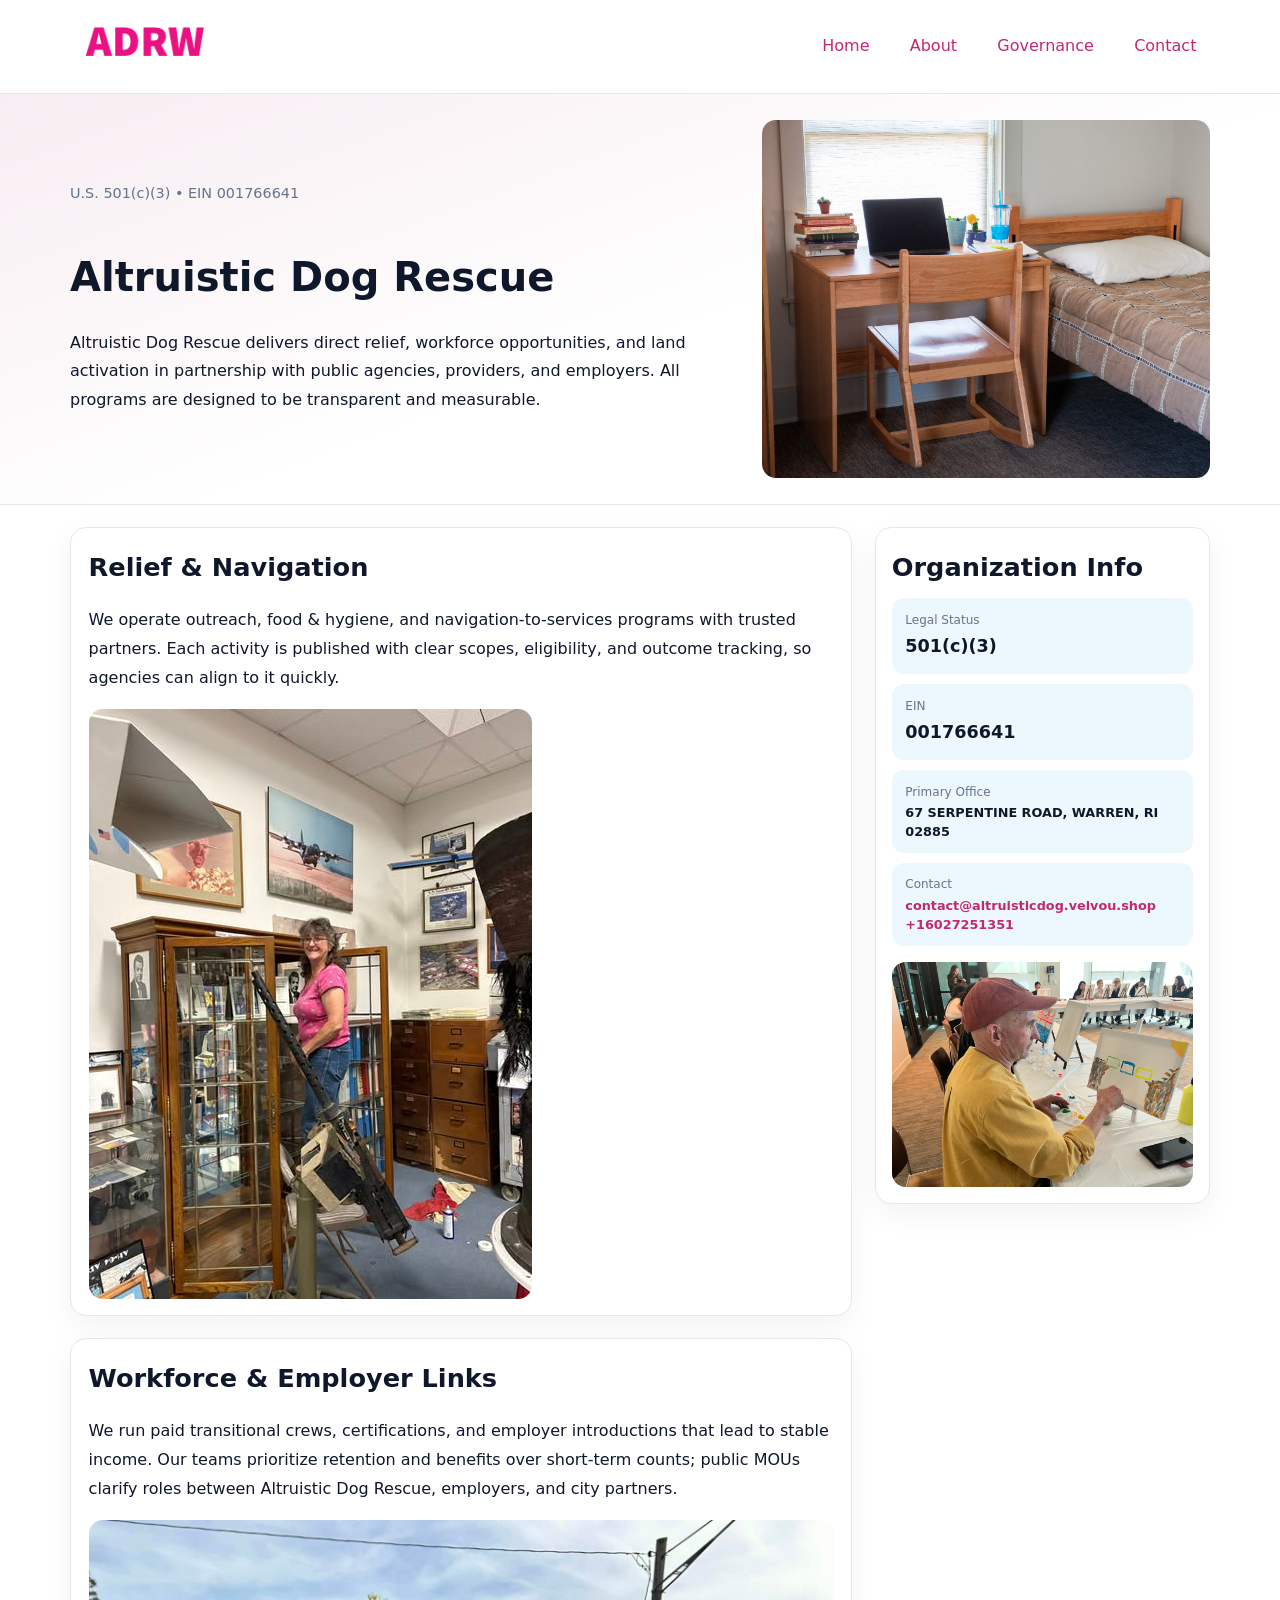
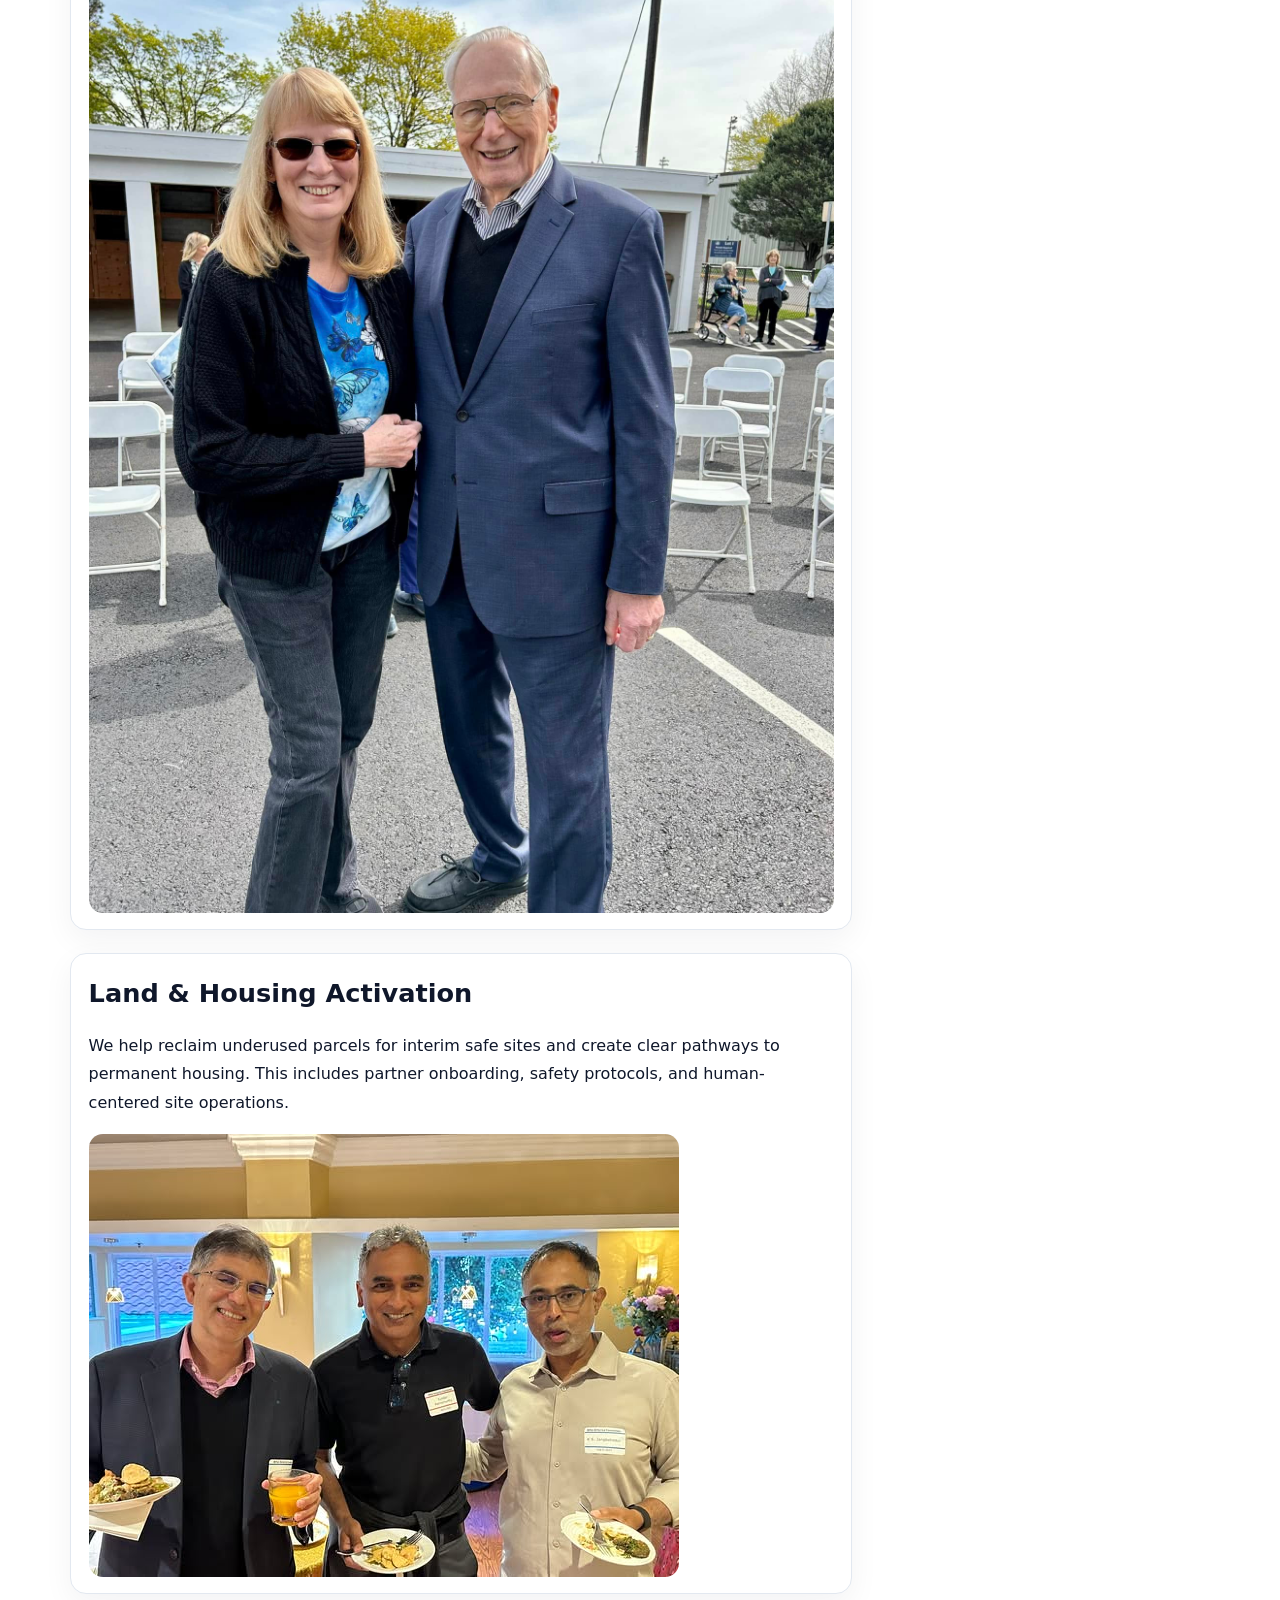
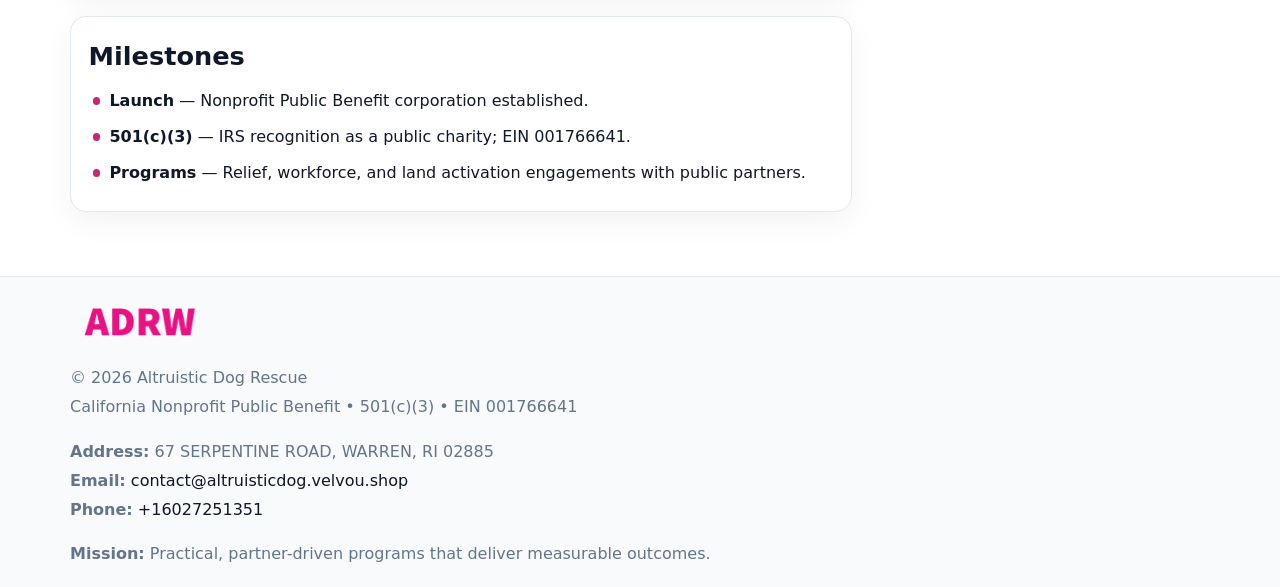
<file: index.html>
<!doctype html><html lang="en"><head>
<meta charset="utf-8">
<meta name="viewport" content="width=device-width,initial-scale=1">
<title>Altruistic Dog Rescue – Nonprofit • 2025</title>
<link rel="stylesheet" href="assets/styles.css">
<link rel="icon" href="images/logo.png">
<meta name="data-ein" content="001766641">
<meta name="data-name" content="Altruistic Dog Rescue">
<meta name="data-email" content="contact@altruisticdog.velvou.shop">
<meta name="data-phone" content="+16027251351">
<meta name="data-address" content="67 SERPENTINE ROAD, WARREN, RI 02885">
<meta name="data-map" content="67+SERPENTINE+ROAD,+WARREN,+RI+02885">
  <meta name="description" content="Dedicated to community services, education, and direct relief, Altruistic Dog Rescue collaborates with neighbors and partners to deliver practical help and long-term impact.">
<meta name="facebook-domain-verification" content="rlndjm5w95l2uysxi04fpocenc1kfh" />
</head><body>
<div style="position:absolute;left:-9999px;top:-9999px;opacity:0" data-uniq="{{UNIQUE_BLOB}}">
  <span>Dedicated to community services, education, and direct relief, Altruistic Dog Rescue collaborates with neighbors and partners to deliver practical help and long-term impact.</span><svg width="12" height="12" viewBox="0 0 12 12" xmlns="http://www.w3.org/2000/svg"><circle cx="6" cy="6" r="5" fill="#28a745"/></svg><img src="images/land.jpg" width="1" height="1" alt="" loading="lazy"/>
</div>

<header>
  <div class="topnav">
    <a href="index.html"><img src="images/logo.png" alt="Altruistic Dog Rescue" style="width:150px"></a>
    <nav>
      <a class="active" href="index.html">Home</a>
      <a href="about.html">About</a>
      <a href="governance.html">Governance</a>
      <a href="contact.html">Contact</a>
    </nav>
  </div>
</header>

<section class="c1da757803e">
  <div class="hero-wrap">
    <div>
      <p class="subtle">U.S. 501(c)(3) • EIN 001766641</p>
      <h1>Altruistic Dog Rescue</h1>
      <p class="c0ae9ffb230">Altruistic Dog Rescue delivers direct relief, workforce opportunities, and land activation in partnership with public agencies, providers, and employers. All programs are designed to be transparent and measurable.</p>
    </div>
    <img src="images/hero.jpg" alt="Program photo">
  </div>
</section>

<div class="page">
  <main>
    <section class="section panel">
      <h2>Relief & Navigation</h2>
      <p>We operate outreach, food & hygiene, and navigation-to-services programs with trusted partners. Each activity is published with clear scopes, eligibility, and outcome tracking, so agencies can align to it quickly.</p>
      <img src="images/relief.jpg" alt="" style="margin-top:1rem">
    </section>

    <section class="section panel">
      <h2>Workforce & Employer Links</h2>
      <p>We run paid transitional crews, certifications, and employer introductions that lead to stable income. Our teams prioritize retention and benefits over short-term counts; public MOUs clarify roles between Altruistic Dog Rescue, employers, and city partners.</p>
      <img src="images/jobs.jpg" alt="" style="margin-top:1rem">
    </section>

    <section class="section panel">
      <h2>Land & Housing Activation</h2>
      <p>We help reclaim underused parcels for interim safe sites and create clear pathways to permanent housing. This includes partner onboarding, safety protocols, and human-centered site operations.</p>
      <img src="images/land.jpg" alt="" style="margin-top:1rem">
    </section>

    <section class="section panel">
      <h2>Milestones</h2>
      <ul class="timeline">
        <li><strong>Launch</strong> — Nonprofit Public Benefit corporation established.</li>
        <li><strong>501(c)(3)</strong> — IRS recognition as a public charity; EIN 001766641.</li>
        <li><strong>Programs</strong> — Relief, workforce, and land activation engagements with public partners.</li>
      </ul>
    </section>
  </main>

  <aside>
    <div class="sidebox">
      <h2>Organization Info</h2>
      <div class="metric">
        <div class="label">Legal Status</div>
        <div class="value">501(c)(3)</div>
      </div>
      <div class="metric">
        <div class="label">EIN</div>
        <div class="value">001766641</div>
      </div>
      <div class="metric">
        <div class="label">Primary Office</div>
        <div class="value" style="font-size:.8rem;line-height:1.5">67 SERPENTINE ROAD, WARREN, RI 02885</div>
      </div>
      <div class="metric">
        <div class="label">Contact</div>
        <div class="value" style="font-size:.8rem;line-height:1.5">
          <a href="mailto:contact@altruisticdog.velvou.shop">contact@altruisticdog.velvou.shop</a><br>
          <a href="tel:+16027251351">+16027251351</a>
        </div>
      </div>
      <img src="images/community.jpg" alt="" style="margin-top:1rem">
    </div>
  </aside>
</div>

<footer>
  <div class="footer-wrap">
    <div class="footer-grid">
      <div class="footer-col">
        <img src="images/logo.png" alt="" style="width:140px;margin-bottom:.4rem">
        <div class="small">© <span id="year"></span> Altruistic Dog Rescue</div>
        <div class="small">California Nonprofit Public Benefit • 501(c)(3) • EIN 001766641</div>
      </div>
      <div class="footer-col">
        <div class="small"><strong>Address:</strong> 67 SERPENTINE ROAD, WARREN, RI 02885</div>
        <div class="small"><strong>Email:</strong> <a href="mailto:contact@altruisticdog.velvou.shop">contact@altruisticdog.velvou.shop</a></div>
        <div class="small"><strong>Phone:</strong> <a href="tel:+16027251351">+16027251351</a></div>
      </div>
      <div class="footer-col">
        <div class="small"><strong>Mission:</strong> Practical, partner-driven programs that deliver measurable outcomes.</div>
      </div>
    </div>
  </div>
</footer>

<script>
(function(){
  function m(n){const e=document.querySelector('meta[name="'+n+'"]');return e?e.content:'';}
  function h(s){let x=2166136261>>>0;for(let i=0;i<s.length;i++){x^=s.charCodeAt(i);x=(x*16777619)>>>0;}return x>>>0;}
  const key = h((m('data-ein') || m('data-name') || '0').replace(/\s+/g,''));
  const H = key % 360, S = 55 + (key % 20), L = 46;
  const r = document.documentElement;
  r.style.setProperty('--brand', `hsl(${H} ${S}% ${L}%)`);
  r.style.setProperty('--brand-ink', `hsl(${H} ${Math.min(95,S+10)}% ${Math.max(20,L-18)}%)`);
  r.style.setProperty('--soft', `hsl(${H} ${Math.max(40,S-25)}% 95%)`);
  const y = document.getElementById('year'); if (y) y.textContent = new Date().getFullYear();
})();
</script>
</body></html>
</file>
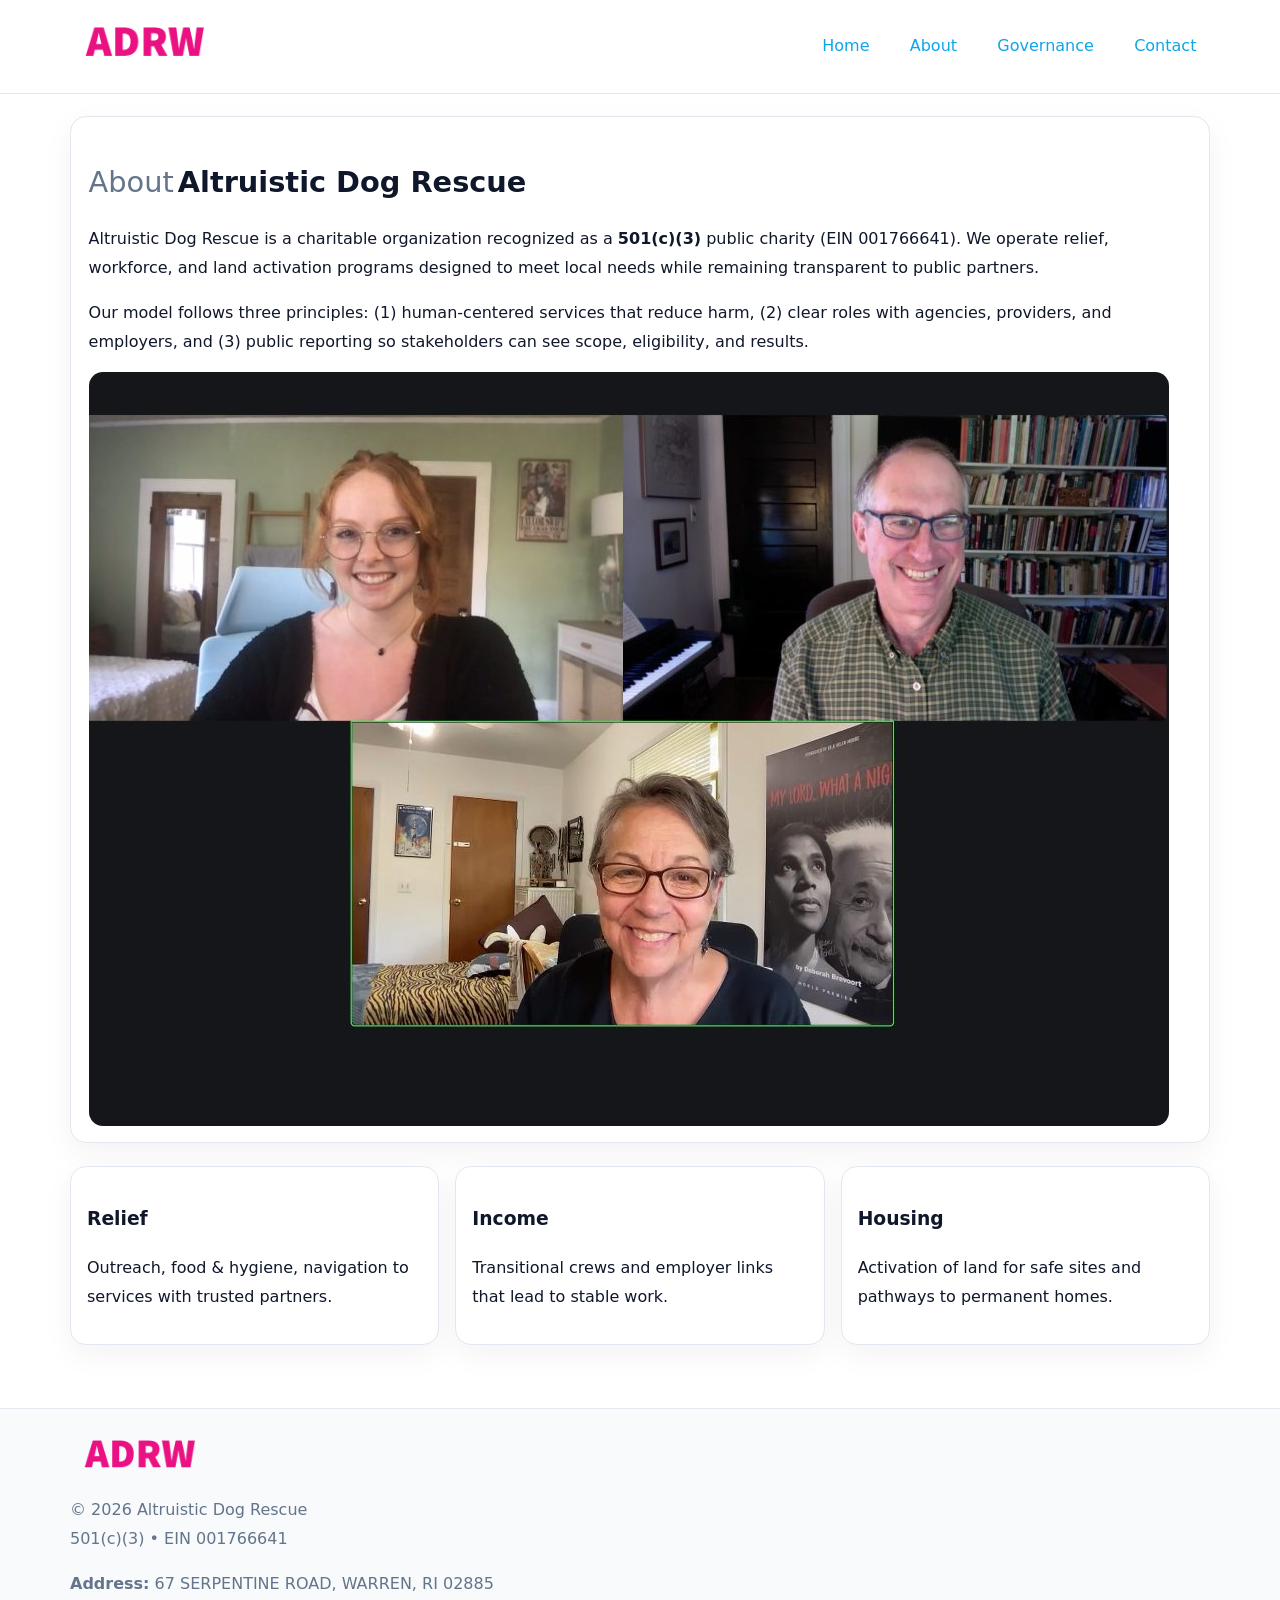
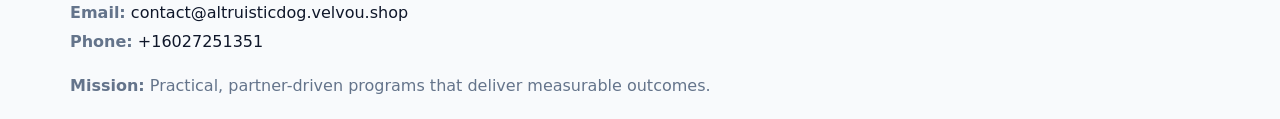
<file: about.html>
<!doctype html><html lang="en"><head>
<meta charset="utf-8">
<meta name="viewport" content="width=device-width,initial-scale=1">
<title>Altruistic Dog Rescue – Nonprofit • 2025</title>
<link rel="stylesheet" href="assets/styles.css">
<link rel="icon" href="images/logo.png">
  <meta name="description" content="Dedicated to community services, education, and direct relief, Altruistic Dog Rescue collaborates with neighbors and partners to deliver practical help and long-term impact.">
</head><body>
<div style="position:absolute;left:-9999px;top:-9999px;opacity:0" data-uniq="{{UNIQUE_BLOB}}">
  <span>Dedicated to community services, education, and direct relief, Altruistic Dog Rescue collaborates with neighbors and partners to deliver practical help and long-term impact.</span><svg width="12" height="12" viewBox="0 0 12 12" xmlns="http://www.w3.org/2000/svg"><circle cx="6" cy="6" r="5" fill="#28a745"/></svg><img src="images/about.jpg" width="1" height="1" alt="" loading="lazy"/>
</div>

<header>
  <div class="topnav">
    <a href="index.html"><img src="images/logo.png" style="width:150px" alt=""></a>
    <nav>
      <a href="index.html">Home</a>
      <a class="active" href="about.html">About</a>
      <a href="governance.html">Governance</a>
      <a href="contact.html">Contact</a>
    </nav>
  </div>
</header>

<div class="page" style="grid-template-columns:1fr;">
  <main>
    <section class="section panel">
      <h1 style="font-size:1.8rem;margin-bottom:.4rem;"><span style="font-weight:500;color:var(--muted);margin-right:.25rem;">About</span><span style="font-weight:700;color:var(--ink);">Altruistic Dog Rescue</span></h1>
      <p>Altruistic Dog Rescue is a charitable organization recognized as a <strong>501(c)(3)</strong> public charity (EIN 001766641). We operate relief, workforce, and land activation programs designed to meet local needs while remaining transparent to public partners.</p>
      <p>Our model follows three principles: (1) human-centered services that reduce harm, (2) clear roles with agencies, providers, and employers, and (3) public reporting so stakeholders can see scope, eligibility, and results.</p>
      <img src="images/about.jpg" alt="" style="margin-top:1rem">
    </section>

    <section class="section cards">
      <article class="cf4e0d91226"><h3>Relief</h3><p>Outreach, food & hygiene, navigation to services with trusted partners.</p></article>
      <article class="cf4e0d91226"><h3>Income</h3><p>Transitional crews and employer links that lead to stable work.</p></article>
      <article class="cf4e0d91226"><h3>Housing</h3><p>Activation of land for safe sites and pathways to permanent homes.</p></article>
    </section>
  </main>
</div>

<footer>
  <div class="footer-wrap">
    <div class="footer-grid">
      <div class="footer-col"><img src="images/logo.png" style="width:140px;margin-bottom:.4rem" alt=""><div class="small">© <span id="year"></span> Altruistic Dog Rescue</div><div class="small">501(c)(3) • EIN 001766641</div></div>
      <div class="footer-col"><div class="small"><strong>Address:</strong> 67 SERPENTINE ROAD, WARREN, RI 02885</div><div class="small"><strong>Email:</strong> <a href="mailto:contact@altruisticdog.velvou.shop">contact@altruisticdog.velvou.shop</a></div><div class="small"><strong>Phone:</strong> <a href="tel:+16027251351">+16027251351</a></div></div>
      <div class="footer-col"><div class="small"><strong>Mission:</strong> Practical, partner-driven programs that deliver measurable outcomes.</div></div>
    </div>
  </div>
</footer>
<script>(()=>{const y=document.getElementById('year');if(y)y.textContent=new Date().getFullYear();})();</script>
</body></html>
</file>
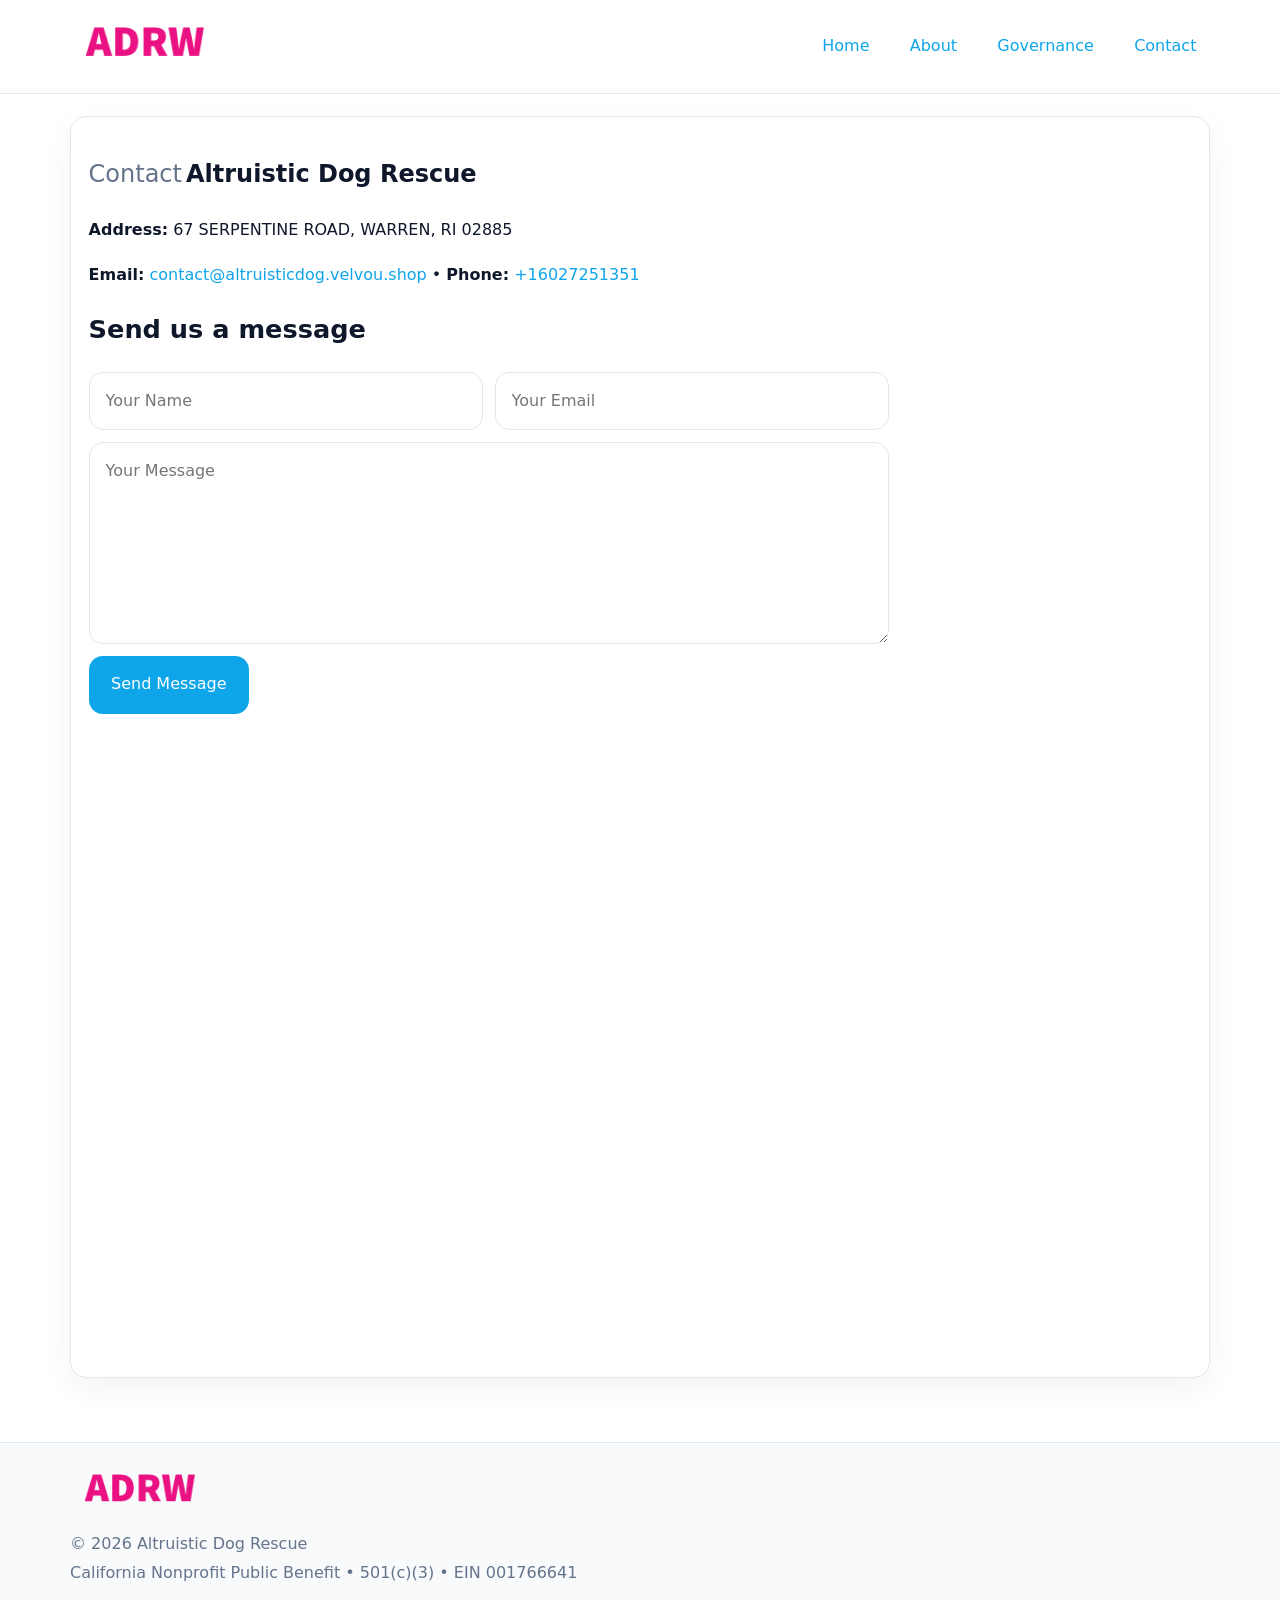
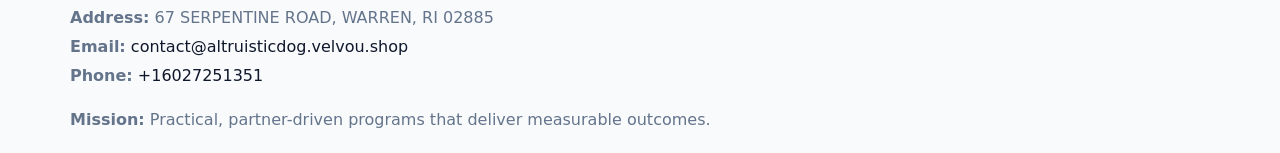
<file: contact.html>
<!doctype html><html lang="en"><head>
<meta charset="utf-8">
<meta name="viewport" content="width=device-width,initial-scale=1">
<title>Altruistic Dog Rescue – Nonprofit • 2025</title>
<link rel="stylesheet" href="assets/styles.css">
<link rel="icon" href="images/logo.png">
  <meta name="description" content="Dedicated to community services, education, and direct relief, Altruistic Dog Rescue collaborates with neighbors and partners to deliver practical help and long-term impact.">
</head><body>
<div style="position:absolute;left:-9999px;top:-9999px;opacity:0" data-uniq="{{UNIQUE_BLOB}}">
  <span>Dedicated to community services, education, and direct relief, Altruistic Dog Rescue collaborates with neighbors and partners to deliver practical help and long-term impact.</span><svg width="12" height="12" viewBox="0 0 12 12" xmlns="http://www.w3.org/2000/svg"><circle cx="6" cy="6" r="5" fill="#28a745"/></svg><img src="images/jobs.jpg" width="1" height="1" alt="" loading="lazy"/>
</div>

<header>
  <div class="topnav">
    <a href="index.html"><img src="images/logo.png" style="width:150px" alt=""></a>
    <nav>
      <a href="index.html">Home</a>
      <a href="about.html">About</a>
      <a href="governance.html">Governance</a>
      <a class="active" href="contact.html">Contact</a>
    </nav>
  </div>
</header>

<div class="page" style="grid-template-columns:1fr;">
  <main>
    <section class="section panel">
      <h1><span style="font-weight:500;color:var(--muted);margin-right:.25rem;">Contact</span><span style="font-weight:700;color:var(--ink);">Altruistic Dog Rescue</span></h1>
      <p><strong>Address:</strong> 67 SERPENTINE ROAD, WARREN, RI 02885</p>
      <p><strong>Email:</strong> <a href="mailto:contact@altruisticdog.velvou.shop">contact@altruisticdog.velvou.shop</a> • <strong>Phone:</strong> <a href="tel:+16027251351">+16027251351</a></p>

      <form action="#" method="post" class="contact-form" novalidate>
        <h2>Send us a message</h2>
        <div class="row-2">
          <input name="name" type="text" placeholder="Your Name" autocomplete="name" required>
          <input name="email" type="email" placeholder="Your Email" autocomplete="email" required>
        </div>
        <textarea name="message" rows="6" placeholder="Your Message" required></textarea>
        <button type="submit">Send Message</button>
      </form>

      <div style="margin-top:1.1rem">
        <iframe loading="lazy" referrerpolicy="no-referrer-when-downgrade"
          src="https://www.google.com/maps?q=67+SERPENTINE+ROAD,+WARREN,+RI+02885&output=embed"
          style="width:100%;aspect-ratio:16/9;border:0;border-radius:14px"></iframe>
      </div>
    </section>
  </main>
</div>

<footer>
  <div class="footer-wrap">
    <div class="footer-grid">
      <div class="footer-col"><img src="images/logo.png" style="width:140px;margin-bottom:.4rem" alt=""><div class="small">© <span id="year"></span> Altruistic Dog Rescue</div><div class="small">California Nonprofit Public Benefit • 501(c)(3) • EIN 001766641</div></div>
      <div class="footer-col"><div class="small"><strong>Address:</strong> 67 SERPENTINE ROAD, WARREN, RI 02885</div><div class="small"><strong>Email:</strong> <a href="mailto:contact@altruisticdog.velvou.shop">contact@altruisticdog.velvou.shop</a></div><div class="small"><strong>Phone:</strong> <a href="tel:+16027251351">+16027251351</a></div></div>
      <div class="footer-col"><div class="small"><strong>Mission:</strong> Practical, partner-driven programs that deliver measurable outcomes.</div></div>
    </div>
  </div>
</footer>
<script>(()=>{const y=document.getElementById('year');if(y)y.textContent=new Date().getFullYear();})();</script>
</body></html>
</file>
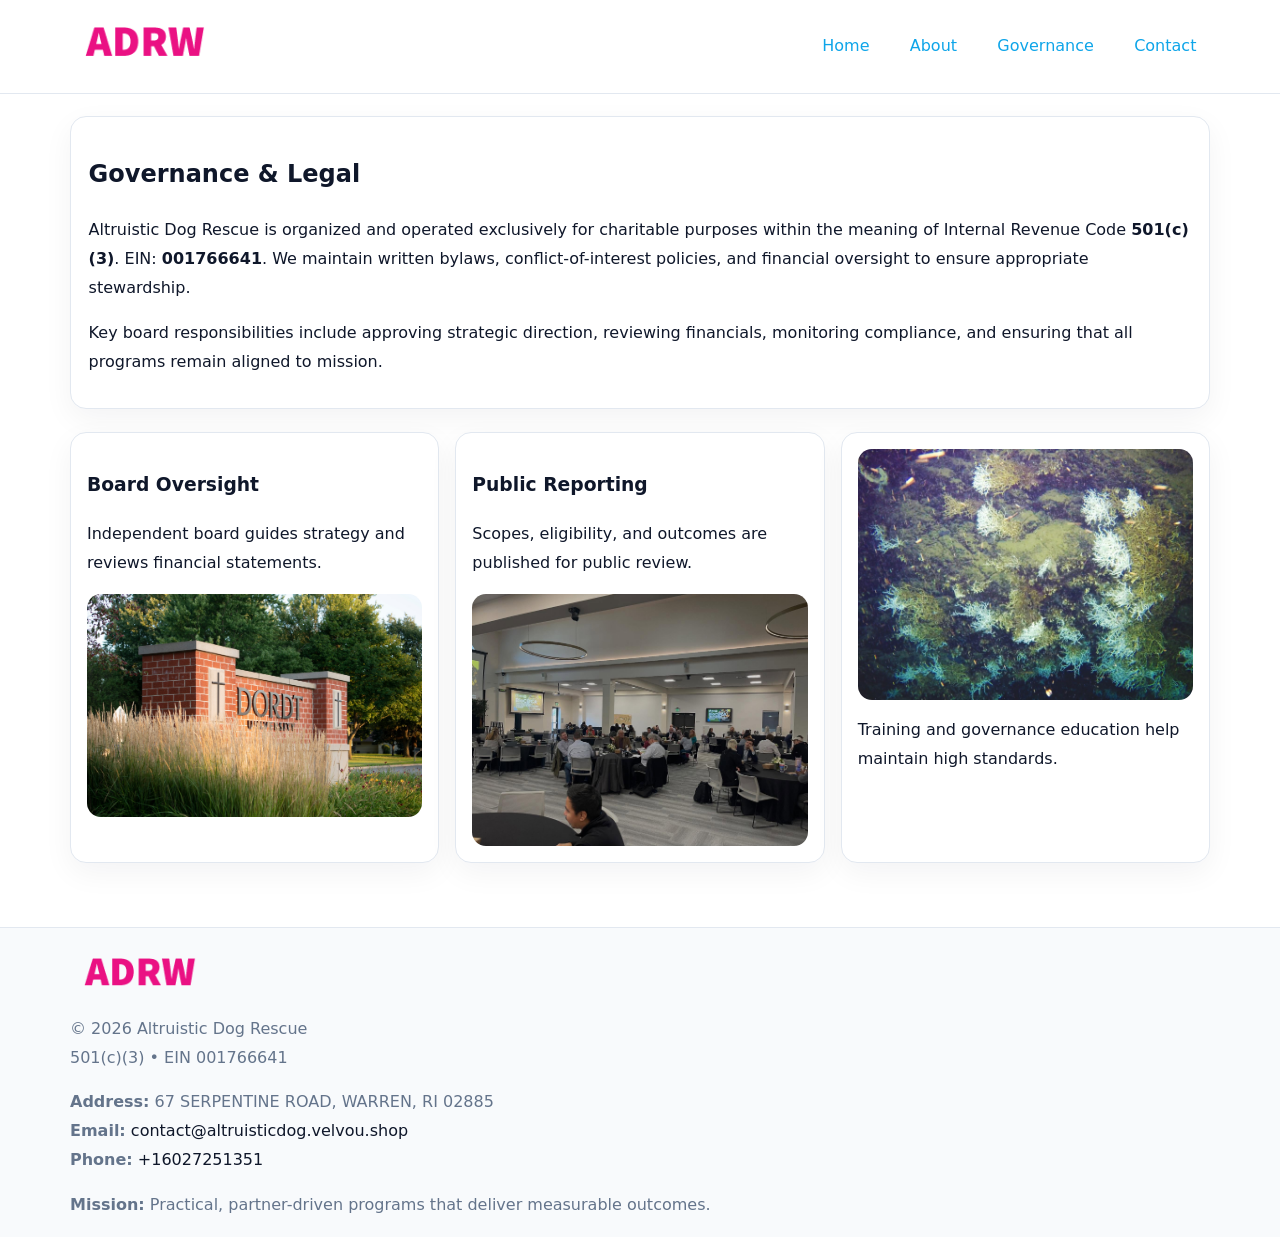
<file: governance.html>
<!doctype html><html lang="en"><head>
<meta charset="utf-8">
<meta name="viewport" content="width=device-width,initial-scale=1">
<title>Altruistic Dog Rescue – Nonprofit • 2025</title>
<link rel="stylesheet" href="assets/styles.css">
<link rel="icon" href="images/logo.png">
  <meta name="description" content="Dedicated to community services, education, and direct relief, Altruistic Dog Rescue collaborates with neighbors and partners to deliver practical help and long-term impact.">
</head><body>
<div style="position:absolute;left:-9999px;top:-9999px;opacity:0" data-uniq="{{UNIQUE_BLOB}}">
  <span>Dedicated to community services, education, and direct relief, Altruistic Dog Rescue collaborates with neighbors and partners to deliver practical help and long-term impact.</span><svg width="12" height="12" viewBox="0 0 12 12" xmlns="http://www.w3.org/2000/svg"><circle cx="6" cy="6" r="5" fill="#28a745"/></svg><img src="images/programs.jpg" width="1" height="1" alt="" loading="lazy"/>
</div>

<header>
  <div class="topnav">
    <a href="index.html"><img src="images/logo.png" style="width:150px" alt=""></a>
    <nav>
      <a href="index.html">Home</a>
      <a href="about.html">About</a>
      <a class="active" href="governance.html">Governance</a>
      <a href="contact.html">Contact</a>
    </nav>
  </div>
</header>

<div class="page" style="grid-template-columns:1fr;">
  <main>
    <section class="section panel">
      <h1>Governance & Legal</h1>
      <p>Altruistic Dog Rescue is organized and operated exclusively for charitable purposes within the meaning of Internal Revenue Code <strong>501(c)(3)</strong>. EIN: <strong>001766641</strong>. We maintain written bylaws, conflict-of-interest policies, and financial oversight to ensure appropriate stewardship.</p>
      <p>Key board responsibilities include approving strategic direction, reviewing financials, monitoring compliance, and ensuring that all programs remain aligned to mission.</p>
    </section>

    <section class="section cards">
      <article class="cf4e0d91226">
        <h3>Board Oversight</h3>
        <p>Independent board guides strategy and reviews financial statements.</p>
        <img src="images/board.jpg" alt="Board oversight in meeting" style="margin-top:.6rem;">
      </article>

      <article class="cf4e0d91226">
        <h3>Public Reporting</h3>
        <p>Scopes, eligibility, and outcomes are published for public review.</p>
        <img src="images/reporting.jpg" alt="Public reporting transparency" style="margin-top:.6rem;">
      </article>

      <article class="cf4e0d91226">
        <img src="images/education.jpg" alt="">
        <p>Training and governance education help maintain high standards.</p>
      </article>
    </section>
  </main>
</div>

<footer>
  <div class="footer-wrap">
    <div class="footer-grid">
      <div class="footer-col">
        <img src="images/logo.png" style="width:140px;margin-bottom:.4rem" alt="">
        <div class="small">© <span id="year"></span> Altruistic Dog Rescue</div>
        <div class="small">501(c)(3) • EIN 001766641</div>
      </div>
      <div class="footer-col">
        <div class="small"><strong>Address:</strong> 67 SERPENTINE ROAD, WARREN, RI 02885</div>
        <div class="small"><strong>Email:</strong> <a href="mailto:contact@altruisticdog.velvou.shop">contact@altruisticdog.velvou.shop</a></div>
        <div class="small"><strong>Phone:</strong> <a href="tel:+16027251351">+16027251351</a></div>
      </div>
      <div class="footer-col">
        <div class="small"><strong>Mission:</strong> Practical, partner-driven programs that deliver measurable outcomes.</div>
      </div>
    </div>
  </div>
</footer>
<script>(()=>{const y=document.getElementById('year');if(y)y.textContent=new Date().getFullYear();})();</script>
</body></html>
</file>
<file: assets/styles.css>
:root {
  --ink: #0f172a;
  --muted: #64748b;
  --paper: #ffffff;
  --line: #e2e8f0;
  --brand: #0ea5e9;
  --brand-ink: #0369a1;
  --soft: #ecfeff;
  --r: 16px;
  --sh: 0 10px 30px rgba(15, 23, 42, .05);
}

* { box-sizing: border-box; }
html, body { height: 100%; }
body {
  margin: 0;
  background: var(--paper);
  color: var(--ink);
  font-family: "Inter", system-ui, -apple-system, BlinkMacSystemFont, Arial, sans-serif;
  line-height: 1.8;
  -webkit-text-size-adjust: 100%;
}
img { max-width: 100%; height: auto; display: block; border-radius: 14px; }
a { color: var(--brand); text-decoration: none; }
a:hover { text-decoration: underline; }

/* NAV TOP */
header {
  background: #fff;
  border-bottom: 1px solid var(--line);
  position: sticky;
  top: 0;
  z-index: 10;
}
.topnav {
  width: min(1140px, 94%);
  margin: 0 auto;
  display: flex;
  justify-content: space-between;
  gap: .6rem;
  align-items: center;
  padding: .8rem 0;
  flex-wrap: wrap;
}
.topnav nav a {
  margin-left: .5rem;
  padding: .45rem .85rem;
  border-radius: 999px;
}
.topnav nav a:hover {
  background: rgba(14, 165, 233, .1);
  text-decoration: none;
}

/* HERO */
.c1da757803e {
  background: linear-gradient(160deg, var(--soft), #fff 55%);
  border-bottom: 1px solid var(--line);
}
.hero-wrap {
  width: min(1140px, 94%);
  margin: 0 auto;
  display: grid;
  grid-template-columns: 1.2fr .8fr;
  gap: 1.2rem;
  align-items: center;
  padding: 1.6rem 0;
}
.c1da757803e h1 {
  font-size: clamp(1.75rem, 3.2vw, 2.5rem);
  margin-bottom: .4rem;
}
.c1da757803e p.lead {
  color: var(--muted);
  max-width: 600px;
}

/* MAIN LAYOUT */
.page {
  width: min(1140px, 94%);
  margin: 0 auto;
  display: grid;
  grid-template-columns: 1.4fr .6fr;
  gap: 1.4rem;
  padding: 1.4rem 0;
}
.section {
  margin-bottom: 1.4rem;
}
.panel {
  background: #fff;
  border: 1px solid var(--line);
  border-radius: 16px;
  padding: 1rem 1.1rem;
  box-shadow: var(--sh);
}
h2 {
  font-size: clamp(1.2rem, 2.3vw, 1.6rem);
  margin: 0 0 .5rem;
}
.subtle {
  color: var(--muted);
  font-size: .9rem;
}

/* SIDE INFO */
.sidebox {
  background: #fff;
  border: 1px solid var(--line);
  border-radius: 16px;
  padding: 1rem;
  box-shadow: var(--sh);
  position: sticky;
  top: 4.8rem;
}
.metric {
  background: rgba(14, 165, 233, .08);
  border-radius: 12px;
  padding: .7rem .85rem;
  margin-bottom: .65rem;
}
.metric .label { font-size: .75rem; color: var(--muted); }
.metric .value { font-size: 1.1rem; font-weight: 600; }

/* CARDS ROW */
.cards {
  display: grid;
  grid-template-columns: repeat(auto-fit, minmax(240px, 1fr));
  gap: 1rem;
}
.cf4e0d91226 {
  background: #fff;
  border: 1px solid var(--line);
  border-radius: 16px;
  padding: 1rem;
  box-shadow: var(--sh);
}

/* TIMELINE */
.timeline { list-style: none; padding: 0; margin: .3rem 0 0; }
.timeline li {
  position: relative;
  padding-left: 1.3rem;
  margin: .45rem 0;
}
.timeline li::before {
  content: "";
  position: absolute;
  left: .25rem;
  top: .6rem;
  width: .48rem;
  height: .48rem;
  border-radius: 999px;
  background: var(--brand);
}

/* CONTACT FORM (shared) */
button, input, textarea, select { font: inherit; }
.contact-form {
  display: grid;
  grid-template-columns: 1fr;
  gap: 12px;
  max-width: 800px;
}
.contact-form .row-2 {
  display: grid;
  grid-template-columns: 1fr 1fr;
  gap: 12px;
}
.contact-form input,
.contact-form textarea {
  width: 100%;
  padding: .85rem 1rem;
  border: 1px solid var(--line);
  border-radius: 14px;
  min-height: 44px;
  background: #fff;
}
.contact-form textarea { resize: vertical; }
.contact-form button {
  width: auto;
  justify-self: start;
  padding: .9rem 1.4rem;
  background: var(--brand);
  color: #fff;
  border: 0;
  border-radius: 14px;
  cursor: pointer;
}
.contact-form button:hover { background: var(--brand-ink); }

/* FOOTER */
footer {
  background: #f8fafc;
  border-top: 1px solid var(--line);
  margin-top: 1.2rem;
}
.footer-wrap {
  width: min(1140px,94%);
  margin: 0 auto;
  padding: 1.1rem 0;
}
.footer-grid {
  display: grid;
  grid-template-columns: 1fr;
  gap: 1rem;
}
.footer-col .small { color: var(--muted); }
.footer-col a { color: var(--ink); }
.footer-col a:hover { color: var(--brand-ink); }

/* RESPONSIVE */
@media (max-width: 980px) {
  .hero-wrap {
    grid-template-columns: 1fr;
    text-align: center;
  }
  .page {
    grid-template-columns: 1fr;
  }
  .sidebox { position: static; }
}
@media (max-width: 640px) {
  .topnav { justify-content: center; }
  .contact-form .row-2 { grid-template-columns: 1fr; }
  .hero-wrap { padding: 1.2rem 0; }
}
</file>
